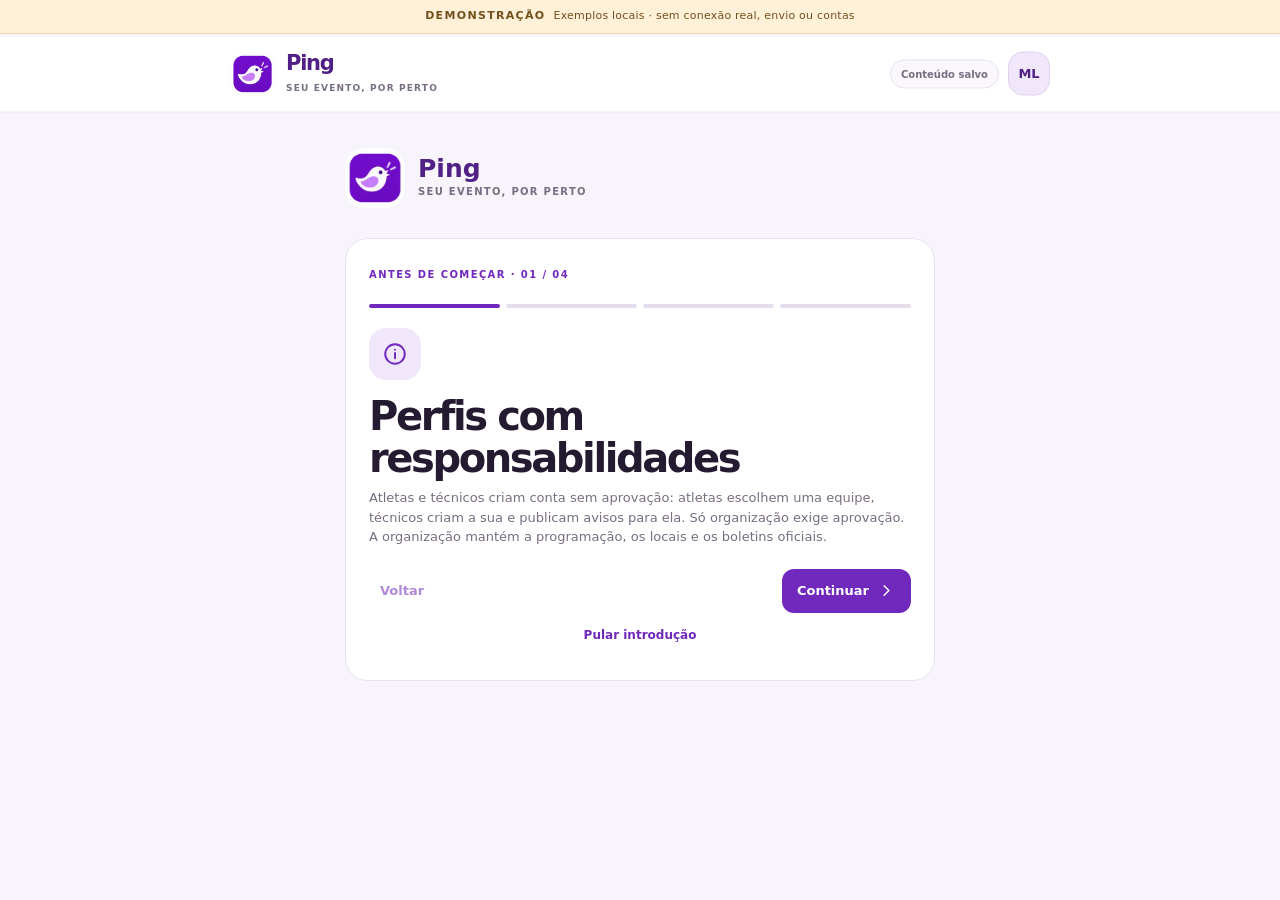
<file: app/src/main/assets/index.html>
<!doctype html>
<html lang="pt-BR">
<head>
  <meta charset="utf-8">
  <meta name="viewport" content="width=device-width,initial-scale=1,viewport-fit=cover">
  <meta http-equiv="Content-Security-Policy" content="default-src 'self'; script-src 'self' 'unsafe-inline'; style-src 'self' 'unsafe-inline'; img-src 'self' data: https://tile.openstreetmap.org; connect-src 'none'; frame-src 'none'; object-src 'none'">
  <meta name="theme-color" content="#f7f4fb">
  <title>Ping · seu evento por perto</title>
  <link rel="stylesheet" href="leaflet.css">
  <link rel="stylesheet" href="app.css">
</head>
<body>
  <div id="demo-banner" class="demo-banner" hidden><strong>DEMONSTRAÇÃO</strong><span>Exemplos locais · sem conexão real, envio ou contas</span></div>
  <header class="topbar">
    <div class="brand">
      <img class="logo" src="logo.jpeg" alt="Passarinho roxo do Ping">
      <div><strong>Ping</strong><small>SEU EVENTO, POR PERTO</small></div>
    </div>
    <div class="top-actions"><span id="connection-chip" class="connection-chip">Offline</span><button id="profile" class="avatar" aria-label="Abrir conta">P</button></div>
  </header>
  <main id="main"></main>
  <nav id="nav" aria-label="Navegação principal"></nav>
  <button id="fab" class="fab" hidden></button>
  <div id="modal" class="modal" hidden role="dialog" aria-modal="true" aria-labelledby="modal-title">
    <section class="sheet">
      <div class="sheet-head"><div><span class="eyebrow">PING</span><h2 id="modal-title"></h2></div><button id="close-modal" class="close" aria-label="Fechar">×</button></div>
      <div id="modal-body"></div>
    </section>
  </div>
  <div id="toast" role="status" aria-live="polite" hidden></div>
  <script src="leaflet.js"></script>
  <script src="app.js"></script>
</body>
</html>
</file>
<file: app/src/main/assets/leaflet.css>
/* required styles */

.leaflet-pane,
.leaflet-tile,
.leaflet-marker-icon,
.leaflet-marker-shadow,
.leaflet-tile-container,
.leaflet-pane > svg,
.leaflet-pane > canvas,
.leaflet-zoom-box,
.leaflet-image-layer,
.leaflet-layer {
	position: absolute;
	left: 0;
	top: 0;
	}
.leaflet-container {
	overflow: hidden;
	}
.leaflet-tile,
.leaflet-marker-icon,
.leaflet-marker-shadow {
	-webkit-user-select: none;
	   -moz-user-select: none;
	        user-select: none;
	  -webkit-user-drag: none;
	}
/* Prevents IE11 from highlighting tiles in blue */
.leaflet-tile::selection {
	background: transparent;
}
/* Safari renders non-retina tile on retina better with this, but Chrome is worse */
.leaflet-safari .leaflet-tile {
	image-rendering: -webkit-optimize-contrast;
	}
/* hack that prevents hw layers "stretching" when loading new tiles */
.leaflet-safari .leaflet-tile-container {
	width: 1600px;
	height: 1600px;
	-webkit-transform-origin: 0 0;
	}
.leaflet-marker-icon,
.leaflet-marker-shadow {
	display: block;
	}
/* .leaflet-container svg: reset svg max-width decleration shipped in Joomla! (joomla.org) 3.x */
/* .leaflet-container img: map is broken in FF if you have max-width: 100% on tiles */
.leaflet-container .leaflet-overlay-pane svg {
	max-width: none !important;
	max-height: none !important;
	}
.leaflet-container .leaflet-marker-pane img,
.leaflet-container .leaflet-shadow-pane img,
.leaflet-container .leaflet-tile-pane img,
.leaflet-container img.leaflet-image-layer,
.leaflet-container .leaflet-tile {
	max-width: none !important;
	max-height: none !important;
	width: auto;
	padding: 0;
	}

.leaflet-container img.leaflet-tile {
	/* See: https://bugs.chromium.org/p/chromium/issues/detail?id=600120 */
	mix-blend-mode: plus-lighter;
}

.leaflet-container.leaflet-touch-zoom {
	-ms-touch-action: pan-x pan-y;
	touch-action: pan-x pan-y;
	}
.leaflet-container.leaflet-touch-drag {
	-ms-touch-action: pinch-zoom;
	/* Fallback for FF which doesn't support pinch-zoom */
	touch-action: none;
	touch-action: pinch-zoom;
}
.leaflet-container.leaflet-touch-drag.leaflet-touch-zoom {
	-ms-touch-action: none;
	touch-action: none;
}
.leaflet-container {
	-webkit-tap-highlight-color: transparent;
}
.leaflet-container a {
	-webkit-tap-highlight-color: rgba(51, 181, 229, 0.4);
}
.leaflet-tile {
	filter: inherit;
	visibility: hidden;
	}
.leaflet-tile-loaded {
	visibility: inherit;
	}
.leaflet-zoom-box {
	width: 0;
	height: 0;
	-moz-box-sizing: border-box;
	     box-sizing: border-box;
	z-index: 800;
	}
/* workaround for https://bugzilla.mozilla.org/show_bug.cgi?id=888319 */
.leaflet-overlay-pane svg {
	-moz-user-select: none;
	}

.leaflet-pane         { z-index: 400; }

.leaflet-tile-pane    { z-index: 200; }
.leaflet-overlay-pane { z-index: 400; }
.leaflet-shadow-pane  { z-index: 500; }
.leaflet-marker-pane  { z-index: 600; }
.leaflet-tooltip-pane   { z-index: 650; }
.leaflet-popup-pane   { z-index: 700; }

.leaflet-map-pane canvas { z-index: 100; }
.leaflet-map-pane svg    { z-index: 200; }

.leaflet-vml-shape {
	width: 1px;
	height: 1px;
	}
.lvml {
	behavior: url(#default#VML);
	display: inline-block;
	position: absolute;
	}


/* control positioning */

.leaflet-control {
	position: relative;
	z-index: 800;
	pointer-events: visiblePainted; /* IE 9-10 doesn't have auto */
	pointer-events: auto;
	}
.leaflet-top,
.leaflet-bottom {
	position: absolute;
	z-index: 1000;
	pointer-events: none;
	}
.leaflet-top {
	top: 0;
	}
.leaflet-right {
	right: 0;
	}
.leaflet-bottom {
	bottom: 0;
	}
.leaflet-left {
	left: 0;
	}
.leaflet-control {
	float: left;
	clear: both;
	}
.leaflet-right .leaflet-control {
	float: right;
	}
.leaflet-top .leaflet-control {
	margin-top: 10px;
	}
.leaflet-bottom .leaflet-control {
	margin-bottom: 10px;
	}
.leaflet-left .leaflet-control {
	margin-left: 10px;
	}
.leaflet-right .leaflet-control {
	margin-right: 10px;
	}


/* zoom and fade animations */

.leaflet-fade-anim .leaflet-popup {
	opacity: 0;
	-webkit-transition: opacity 0.2s linear;
	   -moz-transition: opacity 0.2s linear;
	        transition: opacity 0.2s linear;
	}
.leaflet-fade-anim .leaflet-map-pane .leaflet-popup {
	opacity: 1;
	}
.leaflet-zoom-animated {
	-webkit-transform-origin: 0 0;
	    -ms-transform-origin: 0 0;
	        transform-origin: 0 0;
	}
svg.leaflet-zoom-animated {
	will-change: transform;
}

.leaflet-zoom-anim .leaflet-zoom-animated {
	-webkit-transition: -webkit-transform 0.25s cubic-bezier(0,0,0.25,1);
	   -moz-transition:    -moz-transform 0.25s cubic-bezier(0,0,0.25,1);
	        transition:         transform 0.25s cubic-bezier(0,0,0.25,1);
	}
.leaflet-zoom-anim .leaflet-tile,
.leaflet-pan-anim .leaflet-tile {
	-webkit-transition: none;
	   -moz-transition: none;
	        transition: none;
	}

.leaflet-zoom-anim .leaflet-zoom-hide {
	visibility: hidden;
	}


/* cursors */

.leaflet-interactive {
	cursor: pointer;
	}
.leaflet-grab {
	cursor: -webkit-grab;
	cursor:    -moz-grab;
	cursor:         grab;
	}
.leaflet-crosshair,
.leaflet-crosshair .leaflet-interactive {
	cursor: crosshair;
	}
.leaflet-popup-pane,
.leaflet-control {
	cursor: auto;
	}
.leaflet-dragging .leaflet-grab,
.leaflet-dragging .leaflet-grab .leaflet-interactive,
.leaflet-dragging .leaflet-marker-draggable {
	cursor: move;
	cursor: -webkit-grabbing;
	cursor:    -moz-grabbing;
	cursor:         grabbing;
	}

/* marker & overlays interactivity */
.leaflet-marker-icon,
.leaflet-marker-shadow,
.leaflet-image-layer,
.leaflet-pane > svg path,
.leaflet-tile-container {
	pointer-events: none;
	}

.leaflet-marker-icon.leaflet-interactive,
.leaflet-image-layer.leaflet-interactive,
.leaflet-pane > svg path.leaflet-interactive,
svg.leaflet-image-layer.leaflet-interactive path {
	pointer-events: visiblePainted; /* IE 9-10 doesn't have auto */
	pointer-events: auto;
	}

/* visual tweaks */

.leaflet-container {
	background: #ddd;
	outline-offset: 1px;
	}
.leaflet-container a {
	color: #0078A8;
	}
.leaflet-zoom-box {
	border: 2px dotted #38f;
	background: rgba(255,255,255,0.5);
	}


/* general typography */
.leaflet-container {
	font-family: "Helvetica Neue", Arial, Helvetica, sans-serif;
	font-size: 12px;
	font-size: 0.75rem;
	line-height: 1.5;
	}


/* general toolbar styles */

.leaflet-bar {
	box-shadow: 0 1px 5px rgba(0,0,0,0.65);
	border-radius: 4px;
	}
.leaflet-bar a {
	background-color: #fff;
	border-bottom: 1px solid #ccc;
	width: 26px;
	height: 26px;
	line-height: 26px;
	display: block;
	text-align: center;
	text-decoration: none;
	color: black;
	}
.leaflet-bar a,
.leaflet-control-layers-toggle {
	background-position: 50% 50%;
	background-repeat: no-repeat;
	display: block;
	}
.leaflet-bar a:hover,
.leaflet-bar a:focus {
	background-color: #f4f4f4;
	}
.leaflet-bar a:first-child {
	border-top-left-radius: 4px;
	border-top-right-radius: 4px;
	}
.leaflet-bar a:last-child {
	border-bottom-left-radius: 4px;
	border-bottom-right-radius: 4px;
	border-bottom: none;
	}
.leaflet-bar a.leaflet-disabled {
	cursor: default;
	background-color: #f4f4f4;
	color: #bbb;
	}

.leaflet-touch .leaflet-bar a {
	width: 30px;
	height: 30px;
	line-height: 30px;
	}
.leaflet-touch .leaflet-bar a:first-child {
	border-top-left-radius: 2px;
	border-top-right-radius: 2px;
	}
.leaflet-touch .leaflet-bar a:last-child {
	border-bottom-left-radius: 2px;
	border-bottom-right-radius: 2px;
	}

/* zoom control */

.leaflet-control-zoom-in,
.leaflet-control-zoom-out {
	font: bold 18px 'Lucida Console', Monaco, monospace;
	text-indent: 1px;
	}

.leaflet-touch .leaflet-control-zoom-in, .leaflet-touch .leaflet-control-zoom-out  {
	font-size: 22px;
	}


/* layers control */

.leaflet-control-layers {
	box-shadow: 0 1px 5px rgba(0,0,0,0.4);
	background: #fff;
	border-radius: 5px;
	}
.leaflet-control-layers-toggle {
	background-image: url(images/layers.png);
	width: 36px;
	height: 36px;
	}
.leaflet-retina .leaflet-control-layers-toggle {
	background-image: url(images/layers-2x.png);
	background-size: 26px 26px;
	}
.leaflet-touch .leaflet-control-layers-toggle {
	width: 44px;
	height: 44px;
	}
.leaflet-control-layers .leaflet-control-layers-list,
.leaflet-control-layers-expanded .leaflet-control-layers-toggle {
	display: none;
	}
.leaflet-control-layers-expanded .leaflet-control-layers-list {
	display: block;
	position: relative;
	}
.leaflet-control-layers-expanded {
	padding: 6px 10px 6px 6px;
	color: #333;
	background: #fff;
	}
.leaflet-control-layers-scrollbar {
	overflow-y: scroll;
	overflow-x: hidden;
	padding-right: 5px;
	}
.leaflet-control-layers-selector {
	margin-top: 2px;
	position: relative;
	top: 1px;
	}
.leaflet-control-layers label {
	display: block;
	font-size: 13px;
	font-size: 1.08333em;
	}
.leaflet-control-layers-separator {
	height: 0;
	border-top: 1px solid #ddd;
	margin: 5px -10px 5px -6px;
	}

/* Default icon URLs */
.leaflet-default-icon-path { /* used only in path-guessing heuristic, see L.Icon.Default */
	background-image: url(images/marker-icon.png);
	}


/* attribution and scale controls */

.leaflet-container .leaflet-control-attribution {
	background: #fff;
	background: rgba(255, 255, 255, 0.8);
	margin: 0;
	}
.leaflet-control-attribution,
.leaflet-control-scale-line {
	padding: 0 5px;
	color: #333;
	line-height: 1.4;
	}
.leaflet-control-attribution a {
	text-decoration: none;
	}
.leaflet-control-attribution a:hover,
.leaflet-control-attribution a:focus {
	text-decoration: underline;
	}
.leaflet-attribution-flag {
	display: inline !important;
	vertical-align: baseline !important;
	width: 1em;
	height: 0.6669em;
	}
.leaflet-left .leaflet-control-scale {
	margin-left: 5px;
	}
.leaflet-bottom .leaflet-control-scale {
	margin-bottom: 5px;
	}
.leaflet-control-scale-line {
	border: 2px solid #777;
	border-top: none;
	line-height: 1.1;
	padding: 2px 5px 1px;
	white-space: nowrap;
	-moz-box-sizing: border-box;
	     box-sizing: border-box;
	background: rgba(255, 255, 255, 0.8);
	text-shadow: 1px 1px #fff;
	}
.leaflet-control-scale-line:not(:first-child) {
	border-top: 2px solid #777;
	border-bottom: none;
	margin-top: -2px;
	}
.leaflet-control-scale-line:not(:first-child):not(:last-child) {
	border-bottom: 2px solid #777;
	}

.leaflet-touch .leaflet-control-attribution,
.leaflet-touch .leaflet-control-layers,
.leaflet-touch .leaflet-bar {
	box-shadow: none;
	}
.leaflet-touch .leaflet-control-layers,
.leaflet-touch .leaflet-bar {
	border: 2px solid rgba(0,0,0,0.2);
	background-clip: padding-box;
	}


/* popup */

.leaflet-popup {
	position: absolute;
	text-align: center;
	margin-bottom: 20px;
	}
.leaflet-popup-content-wrapper {
	padding: 1px;
	text-align: left;
	border-radius: 12px;
	}
.leaflet-popup-content {
	margin: 13px 24px 13px 20px;
	line-height: 1.3;
	font-size: 13px;
	font-size: 1.08333em;
	min-height: 1px;
	}
.leaflet-popup-content p {
	margin: 17px 0;
	margin: 1.3em 0;
	}
.leaflet-popup-tip-container {
	width: 40px;
	height: 20px;
	position: absolute;
	left: 50%;
	margin-top: -1px;
	margin-left: -20px;
	overflow: hidden;
	pointer-events: none;
	}
.leaflet-popup-tip {
	width: 17px;
	height: 17px;
	padding: 1px;

	margin: -10px auto 0;
	pointer-events: auto;

	-webkit-transform: rotate(45deg);
	   -moz-transform: rotate(45deg);
	    -ms-transform: rotate(45deg);
	        transform: rotate(45deg);
	}
.leaflet-popup-content-wrapper,
.leaflet-popup-tip {
	background: white;
	color: #333;
	box-shadow: 0 3px 14px rgba(0,0,0,0.4);
	}
.leaflet-container a.leaflet-popup-close-button {
	position: absolute;
	top: 0;
	right: 0;
	border: none;
	text-align: center;
	width: 24px;
	height: 24px;
	font: 16px/24px Tahoma, Verdana, sans-serif;
	color: #757575;
	text-decoration: none;
	background: transparent;
	}
.leaflet-container a.leaflet-popup-close-button:hover,
.leaflet-container a.leaflet-popup-close-button:focus {
	color: #585858;
	}
.leaflet-popup-scrolled {
	overflow: auto;
	}

.leaflet-oldie .leaflet-popup-content-wrapper {
	-ms-zoom: 1;
	}
.leaflet-oldie .leaflet-popup-tip {
	width: 24px;
	margin: 0 auto;

	-ms-filter: "progid:DXImageTransform.Microsoft.Matrix(M11=0.70710678, M12=0.70710678, M21=-0.70710678, M22=0.70710678)";
	filter: progid:DXImageTransform.Microsoft.Matrix(M11=0.70710678, M12=0.70710678, M21=-0.70710678, M22=0.70710678);
	}

.leaflet-oldie .leaflet-control-zoom,
.leaflet-oldie .leaflet-control-layers,
.leaflet-oldie .leaflet-popup-content-wrapper,
.leaflet-oldie .leaflet-popup-tip {
	border: 1px solid #999;
	}


/* div icon */

.leaflet-div-icon {
	background: #fff;
	border: 1px solid #666;
	}


/* Tooltip */
/* Base styles for the element that has a tooltip */
.leaflet-tooltip {
	position: absolute;
	padding: 6px;
	background-color: #fff;
	border: 1px solid #fff;
	border-radius: 3px;
	color: #222;
	white-space: nowrap;
	-webkit-user-select: none;
	-moz-user-select: none;
	-ms-user-select: none;
	user-select: none;
	pointer-events: none;
	box-shadow: 0 1px 3px rgba(0,0,0,0.4);
	}
.leaflet-tooltip.leaflet-interactive {
	cursor: pointer;
	pointer-events: auto;
	}
.leaflet-tooltip-top:before,
.leaflet-tooltip-bottom:before,
.leaflet-tooltip-left:before,
.leaflet-tooltip-right:before {
	position: absolute;
	pointer-events: none;
	border: 6px solid transparent;
	background: transparent;
	content: "";
	}

/* Directions */

.leaflet-tooltip-bottom {
	margin-top: 6px;
}
.leaflet-tooltip-top {
	margin-top: -6px;
}
.leaflet-tooltip-bottom:before,
.leaflet-tooltip-top:before {
	left: 50%;
	margin-left: -6px;
	}
.leaflet-tooltip-top:before {
	bottom: 0;
	margin-bottom: -12px;
	border-top-color: #fff;
	}
.leaflet-tooltip-bottom:before {
	top: 0;
	margin-top: -12px;
	margin-left: -6px;
	border-bottom-color: #fff;
	}
.leaflet-tooltip-left {
	margin-left: -6px;
}
.leaflet-tooltip-right {
	margin-left: 6px;
}
.leaflet-tooltip-left:before,
.leaflet-tooltip-right:before {
	top: 50%;
	margin-top: -6px;
	}
.leaflet-tooltip-left:before {
	right: 0;
	margin-right: -12px;
	border-left-color: #fff;
	}
.leaflet-tooltip-right:before {
	left: 0;
	margin-left: -12px;
	border-right-color: #fff;
	}

/* Printing */

@media print {
	/* Prevent printers from removing background-images of controls. */
	.leaflet-control {
		-webkit-print-color-adjust: exact;
		print-color-adjust: exact;
		}
	}
</file>
<file: app/src/main/assets/app.css>
.emergency-banner{background:#fff0f2;border:2px solid #bd2548;color:#871830;border-radius:18px;padding:20px;margin-bottom:24px}.emergency-banner>strong{display:flex;align-items:center;gap:8px;font-size:12px;text-transform:uppercase;letter-spacing:1px}.emergency-banner h2{margin:10px 0}.emergency-banner p{white-space:pre-wrap;overflow-wrap:anywhere}
:root{--purple:#7028bd;--purple-deep:#502087;--lilac:#f0e7fa;--lavender:#d8c5ed;--ink:#251b31;--muted:#786d82;--canvas:#f7f4fb;--paper:#fffdfd;--line:#e9e1f0;--mint:#e5f2ec;--green:#27684d;--amber:#fbf0dc;--red:#a63e51;--display:ui-rounded,"Trebuchet MS",system-ui,sans-serif;--body:system-ui,-apple-system,"Segoe UI",sans-serif}
*{box-sizing:border-box}html{background:var(--canvas)}body{margin:0;background:var(--canvas);color:var(--ink);font:15px/1.5 var(--body);min-height:100dvh;padding-bottom:calc(83px + env(safe-area-inset-bottom))}button,input,textarea,select{font:inherit}button{cursor:pointer}button:focus-visible,input:focus-visible,select:focus-visible,textarea:focus-visible{outline:3px solid #b99bd6;outline-offset:2px}button:disabled{opacity:.55;cursor:wait}button{min-height:44px}
.demo-banner{position:sticky;top:0;z-index:900;background:#fff0d8;color:#72501c;padding:8px 13px;display:flex;justify-content:center;gap:8px;flex-wrap:wrap;font-size:11px;letter-spacing:.02em;border-bottom:1px solid #ead7b5}.demo-banner strong{letter-spacing:.12em}
.topbar{height:76px;padding:12px max(18px,calc((100vw - 820px)/2));display:flex;align-items:center;justify-content:space-between;gap:12px;background:#fff;border-bottom:1px solid var(--line);position:sticky;top:0;z-index:600}.demo-banner:not([hidden])+.topbar{top:36px}.brand{display:flex;align-items:center;gap:11px;min-width:0}.logo{width:45px;height:45px;object-fit:cover;border-radius:14px}.brand strong{font:700 21px/1 var(--display);letter-spacing:-.06em;color:var(--purple-deep)}.brand small{display:block;font-size:9px;color:var(--muted);font-weight:700;letter-spacing:.13em;margin-top:5px}.top-actions{display:flex;align-items:center;gap:9px}.connection-chip{border:1px solid var(--line);background:#faf8fc;padding:6px 10px;border-radius:20px;font-size:10px;color:var(--muted);font-weight:700}.connection-chip.online{background:var(--mint);border-color:#d1e8dc;color:var(--green)}.avatar{width:42px;height:42px;padding:0;border:1px solid #e0d2ef;background:var(--lilac);color:var(--purple-deep);border-radius:15px;font-size:13px;font-weight:800}
main{max-width:820px;margin:0 auto;padding:26px 19px 35px}.eyebrow{font-size:10px;text-transform:uppercase;font-weight:800;letter-spacing:.14em;color:var(--purple)}.intro{margin:0 0 21px}.intro h1{font:700 clamp(28px,8vw,38px)/1.08 var(--display);letter-spacing:-.055em;margin:7px 0 8px}.intro p,.lead{color:var(--muted);font-size:13px;margin:0;max-width:600px}.greeting{display:flex;align-items:center;justify-content:space-between;gap:12px}.greeting .pill{white-space:nowrap}
h1,h2,h3,p{margin-top:0}h2{font:700 20px/1.2 var(--display);letter-spacing:-.035em;margin-bottom:8px}h3{font-size:15px;line-height:1.3;margin:0 0 7px}p{margin-bottom:9px}.small{font-size:12px}.muted{color:var(--muted)}.overline{font-size:10px;color:var(--muted);text-transform:uppercase;letter-spacing:.13em;font-weight:700}
.hero{background:#54218a;color:#fff;border-radius:26px;padding:23px;position:relative;overflow:hidden;min-height:206px;box-shadow:0 12px 28px #4b20711d}.hero:before,.hero:after{content:"";position:absolute;border:1px solid #ffffff24;border-radius:50%;pointer-events:none}.hero:before{width:210px;height:210px;right:-94px;top:-104px}.hero:after{width:150px;height:150px;right:-65px;top:-72px}.hero-copy{position:relative;z-index:1;max-width:470px}.hero h2{font-size:27px;max-width:330px;margin:15px 0 8px}.hero p{max-width:360px;color:#eadcf6;font-size:13px}.hero .eyebrow{color:#e5cff6}.hero-ornament{position:absolute;right:18px;bottom:-13px;width:110px;height:110px;opacity:.17}
.section{margin-top:27px}.section-head{display:flex;align-items:center;justify-content:space-between;gap:12px;margin-bottom:12px}.section-head h2{margin:0}.section-head p{margin:4px 0 0}.grid{display:grid;grid-template-columns:repeat(2,minmax(0,1fr));gap:11px}.quick-tile{background:#fff;border:1px solid var(--line);border-radius:18px;padding:15px 14px;text-align:left;min-height:112px;color:var(--ink);transition:transform .18s ease,box-shadow .18s ease}.quick-tile:active,.action-card:active{transform:translateY(1px)}.quick-tile .tile-icon{width:35px;height:35px;background:var(--lilac);border-radius:12px;display:grid;place-items:center;color:var(--purple);margin-bottom:13px}.quick-tile strong{display:block;font-size:14px}.quick-tile small{display:block;color:var(--muted);font-size:11px;margin-top:3px}
.card{background:var(--paper);border:1px solid var(--line);border-radius:19px;padding:16px;margin:10px 0;min-width:0}.card p{overflow-wrap:anywhere}.card-top{display:flex;align-items:flex-start;justify-content:space-between;gap:12px}.card-title{min-width:0}.card-title h3{margin:9px 0 4px;font-size:16px}.pill{display:inline-flex;align-items:center;gap:5px;background:var(--lilac);color:var(--purple-deep);border-radius:30px;padding:5px 9px;font-size:10px;font-weight:700}.pill.green{background:var(--mint);color:var(--green)}.pill.amber{background:var(--amber);color:#76521d}.pill.red{background:#f8e5e7;color:#96384b}.pill.neutral{background:#f2eff5;color:#6d6376}.meta{display:flex;flex-wrap:wrap;gap:6px 12px;color:var(--muted);font-size:11px;margin-top:12px}.card-actions{display:flex;gap:8px;align-items:center;margin-top:13px}.favorite{background:transparent;color:var(--muted);border:0;border-radius:12px;min-width:39px;padding:7px}.favorite.active{color:var(--purple);background:var(--lilac)}.favorite.active svg{fill:#d6bfed}
.agenda-card{display:flex;gap:14px}.time-block{width:57px;flex-shrink:0;color:var(--purple);font:700 18px/1.1 var(--display);padding-top:2px}.time-block small{display:block;color:var(--muted);font:600 10px/1.4 var(--body);margin-top:6px}.agenda-body{flex:1;min-width:0}.agenda-body h3{margin:8px 0 5px}.empty{padding:25px 19px;border:1px dashed #d6c7e3;border-radius:17px;text-align:left;color:var(--muted);background:#fbf9fd;font-size:12px}.empty strong{display:block;color:var(--ink);font-size:14px;margin:4px 0}.empty .tile-icon{width:35px;height:35px;background:var(--lilac);border-radius:12px;display:grid;place-items:center;color:var(--purple)}
.primary,.secondary,.quiet{display:inline-flex;justify-content:center;align-items:center;gap:8px;border-radius:12px;padding:11px 15px;font-weight:700;font-size:13px;text-decoration:none}.primary{border:0;background:var(--purple);color:white}.primary:hover{background:var(--purple-deep)}.secondary{border:1px solid var(--line);background:white;color:var(--ink)}.quiet{border:1px solid transparent;background:transparent;color:var(--purple);padding-inline:10px}.danger{color:var(--red)}.full{width:100%}.icon{width:19px;height:19px;stroke:currentColor;stroke-width:1.8;fill:none;stroke-linecap:round;stroke-linejoin:round;flex:none}.button-row{display:flex;flex-wrap:wrap;gap:8px}
#emergency-compose{background:#fff;color:var(--red)}
.role-rail{display:flex;overflow:auto;gap:8px;padding:0 0 5px;scrollbar-width:thin}.role-rail button{white-space:nowrap}.filter{border:1px solid var(--line);border-radius:24px;background:white;color:var(--muted);padding:7px 12px;min-height:36px;font-size:11px;font-weight:650}.filter.active{background:var(--purple);color:white;border-color:var(--purple)}
.info-strip{display:flex;align-items:flex-start;gap:11px;background:#f0eaf7;border-radius:15px;padding:13px;margin-top:14px;color:#544463;font-size:12px}.info-strip .icon{color:var(--purple);margin-top:1px}.status-box{font-size:12px;padding:12px 14px;background:#f0eaf7;color:#55446a;border-radius:13px;overflow-wrap:anywhere}.status-box.error{background:#fae9ec;color:#96384b}.status-box.success{background:var(--mint);color:var(--green)}
.stats{display:grid;grid-template-columns:repeat(2,minmax(0,1fr));gap:10px}.stat{background:#fff;border:1px solid var(--line);border-radius:17px;padding:14px}.stat strong{font:700 24px/1 var(--display);display:block;margin:8px 0 3px;letter-spacing:-.04em}.stat small{font-size:11px;color:var(--muted)}.network-card{background:white;border:1px solid var(--line);border-radius:18px;padding:17px;margin:12px 0}.network-title{display:flex;align-items:center;gap:9px}.network-title h3{margin:0}.connection-copy{font-size:12px;color:var(--muted);margin:10px 0 14px}.storage{display:flex;gap:11px;align-items:flex-start;border-radius:15px;background:#eee8f5;padding:14px;margin-top:15px}.storage p{margin:2px 0 0}
.map{height:290px;border-radius:18px;overflow:hidden;background:#ebe6f1;border:1px solid var(--line);z-index:1}.map-info{font-size:11px;color:var(--muted);margin:8px 0 14px}.route{border:0;border-radius:10px;color:var(--purple);background:#f2eafa;padding:9px 11px;font-size:11px;font-weight:700;min-height:38px}.place-card{display:grid;grid-template-columns:41px minmax(0,1fr);gap:12px;align-items:start}.place-mark{width:40px;height:40px;background:var(--lilac);color:var(--purple);border-radius:13px;display:grid;place-items:center}
nav{position:fixed;bottom:0;left:0;right:0;z-index:500;display:flex;justify-content:center;gap:2px;background:#fffefefa;border-top:1px solid var(--line);padding:7px 7px max(8px,env(safe-area-inset-bottom));backdrop-filter:blur(15px)}nav button{flex:1;max-width:130px;border:0;background:transparent;color:#8e8497;border-radius:12px;min-height:54px;padding:5px 2px;font-size:9px;font-weight:650}nav .icon{display:block;width:21px;height:21px;margin:0 auto 4px}nav button.active{color:var(--purple);background:#f4eef9;font-weight:800}.fab{position:fixed;z-index:510;right:max(18px,calc((100vw - 770px)/2));bottom:calc(91px + env(safe-area-inset-bottom));display:flex;align-items:center;gap:8px;padding:11px 16px;border:0;border-radius:15px;background:var(--purple);color:white;font-size:12px;font-weight:750;box-shadow:0 8px 20px #42205c36}
.modal{position:fixed;inset:0;z-index:1100;display:flex;align-items:flex-end;justify-content:center;background:#1e142b78;padding:12px}.sheet{width:100%;max-width:550px;max-height:92dvh;overflow:auto;background:var(--canvas);border-radius:24px 24px 18px 18px;padding:20px 19px max(20px,env(safe-area-inset-bottom));box-shadow:0 22px 70px #21142b38}.sheet-head{display:flex;align-items:center;justify-content:space-between;margin-bottom:13px}.sheet-head h2{margin:3px 0 0}.close{border:0;border-radius:12px;background:#ebe4f1;width:39px;min-height:39px;color:var(--ink);font-size:21px}.field{margin:11px 0}.field label{display:block;font-size:12px;font-weight:700;margin:0 0 5px}.field .hint{display:block;color:var(--muted);font-size:10px;margin-top:4px}input,select,textarea{width:100%;min-width:0;border:1px solid #ded5e7;background:white;color:var(--ink);border-radius:11px;padding:11px 12px;font-size:16px}textarea{resize:vertical;min-height:92px}.two{display:grid;grid-template-columns:repeat(2,minmax(0,1fr));gap:10px}.form-note{font-size:11px;color:var(--muted);margin:10px 0}.form-error{min-height:17px;color:var(--red);font-size:12px;margin:7px 0}.link-button{border:0;background:none;color:var(--purple);font-size:12px;font-weight:700;padding:9px}.avatar-row{display:flex;gap:12px;align-items:center}.avatar-large{display:grid;place-items:center;width:48px;height:48px;border-radius:16px;background:var(--lilac);color:var(--purple);font-weight:800}.list-row{display:flex;align-items:center;justify-content:space-between;gap:10px;border-top:1px solid var(--line);padding:12px 0}.list-row:first-child{border-top:0}.list-row .row-copy{min-width:0}.list-row strong{display:block;font-size:13px}.list-row small{font-size:11px;color:var(--muted)}.row-tools{display:flex;gap:4px;flex-shrink:0}.icon-button{border:1px solid var(--line);background:white;color:var(--ink);border-radius:10px;width:38px;padding:7px}.toast{position:fixed;z-index:2000;left:14px;right:14px;top:calc(12px + env(safe-area-inset-top));max-width:600px;margin:auto;padding:13px 16px;background:#30243d;color:#fff;border-radius:13px;box-shadow:0 8px 26px #1d14283d;font-size:12px}
.onboard{max-width:590px;margin:4px auto 0}.onboard-mark{display:flex;align-items:center;gap:13px;margin-bottom:30px}.onboard-mark img{width:60px;height:60px;object-fit:cover;border-radius:19px}.onboard-mark strong{font:700 25px/1 var(--display);color:var(--purple-deep)}.onboard-card{background:white;border:1px solid var(--line);border-radius:23px;padding:23px}.onboard-card h1{font:700 clamp(29px,8vw,40px)/1.05 var(--display);letter-spacing:-.06em;margin:9px 0}.steps{display:flex;gap:6px;margin:20px 0}.steps span{height:4px;border-radius:4px;background:#e6deed;flex:1}.steps span.active{background:var(--purple)}.lesson-icon{width:52px;height:52px;display:grid;place-items:center;background:var(--lilac);color:var(--purple);border-radius:17px;margin:20px 0 15px}.lesson-icon .icon{width:26px;height:26px}.demo-role-select{display:grid;grid-template-columns:repeat(3,minmax(0,1fr));gap:8px;margin:12px 0}.demo-role-select button{font-size:11px;padding:8px 5px}
.demo-watermark{display:inline-flex;align-items:center;gap:6px;color:#73531d;background:#fff0d8;border-radius:20px;padding:5px 9px;font-size:10px;font-weight:800;letter-spacing:.1em}
.hidden,[hidden]{display:none!important}#map{height:290px}
@media(min-width:760px){main{padding-top:34px}.hero{padding:30px}.hero h2{font-size:31px}.grid.quick-grid{grid-template-columns:repeat(4,minmax(0,1fr))}.modal{align-items:center}.sheet{border-radius:24px;padding:23px}.fab{bottom:30px}}
@media(max-width:380px){main{padding-left:13px;padding-right:13px}.topbar{padding-left:13px;padding-right:13px}.connection-chip{font-size:9px;padding:5px 7px}.two{grid-template-columns:1fr}.hero{padding:19px}.hero h2{font-size:24px}.card{padding:14px}.agenda-card{gap:9px}.time-block{width:48px;font-size:16px}.sheet{padding:17px 14px max(17px,env(safe-area-inset-bottom))}.demo-role-select{grid-template-columns:1fr}}
@media(prefers-reduced-motion:reduce){*,*:before,*:after{scroll-behavior:auto!important;transition:none!important}}
.agenda-card .card-title{flex:1}

.card-actions .danger{border-color:#ecc9cf}

.login{max-width:480px;margin:0 auto}.login-hero{position:relative;overflow:hidden;background:linear-gradient(160deg,#6a28b4,#43186f);color:#fff;border-radius:28px 28px 0 0;padding:30px 20px 54px;display:flex;flex-direction:column;align-items:center;text-align:center}.login-rings{position:absolute;left:50%;top:-30px;width:260px;height:260px;margin-left:-130px;fill:none;stroke:#ffffff22;stroke-width:1;pointer-events:none}.login-logo{position:relative;width:84px;height:84px;object-fit:cover;border-radius:26px;border:3px solid #ffffff40}.login-name{position:relative;font:700 34px/1 var(--display);letter-spacing:-.06em;margin-top:14px}.login-tag{position:relative;font-size:11px;letter-spacing:.14em;text-transform:uppercase;color:#e5cff6;margin-top:6px;font-weight:700}
.login-card{position:relative;background:#fff;border:1px solid var(--line);border-radius:24px;padding:22px 20px;margin-top:-28px;box-shadow:0 12px 30px #4b207118}.login-card h1{font:700 clamp(24px,7vw,30px)/1.1 var(--display);letter-spacing:-.05em;margin:8px 0}.login-actions{display:grid;gap:9px;margin:18px 0}.login-points{list-style:none;margin:0;padding:0;display:grid;gap:10px}.login-points li{display:flex;gap:11px;align-items:flex-start;font-size:12px;color:#544463}.login-points li span{width:30px;height:30px;border-radius:10px;background:var(--lilac);color:var(--purple);display:grid;place-items:center;flex:none}.login-points .icon{width:16px;height:16px}.login-links{display:grid;gap:6px;margin-top:16px}
@media(max-width:380px){.login-hero{padding:24px 14px 50px}.login-card{padding:18px 15px}}
</file>
